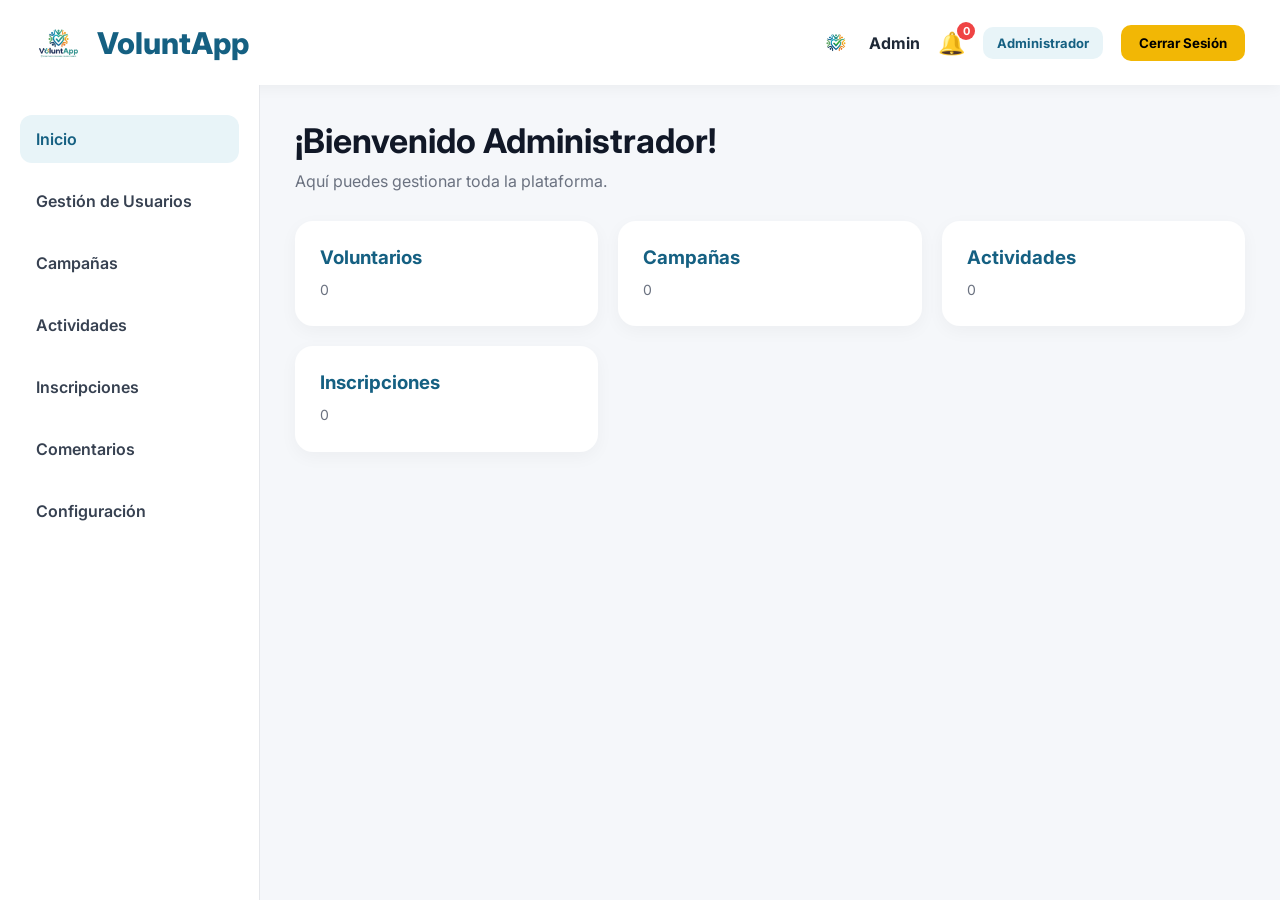
<file: frontend/pages/dashboard.html>
<!-- frontend/pages/dashboard.html -->

<!DOCTYPE html>
<html lang="es">
<head>
  <meta charset="UTF-8">
  <meta name="viewport" content="width=device-width, initial-scale=1.0">
  <title>Dashboard Administrador - VoluntApp</title>

  <link href="https://fonts.googleapis.com/css2?family=Inter:wght@400;500;600;700;800&display=swap" rel="stylesheet">

    <head>

      <meta charset="UTF-8">
      <meta name="viewport" content="width=device-width, initial-scale=1.0">

      <title>
        Dashboard Administrador - VoluntApp
      </title>

      <link
        href="https://fonts.googleapis.com/css2?family=Inter:wght@400;500;600;700;800&display=swap"
        rel="stylesheet"
      >

      <link
        rel="stylesheet"
        href="../assets/css/dashboard.css"
      >

    </head>
  </style>
</head>
<body>

<header class="topbar">

  <div class="logo-area">
    <img src="../assets/img/logo.png" alt="Logo">
    <h2>VoluntApp</h2>
  </div>


  <div class="user-area">

    <div class="user-box">
      <img src="../assets/img/boton.png" alt="Admin">
      <strong id="nombreUsuario">Admin</strong>
    </div>

    <div class="notification-area">

        <span
            class="notification-icon"
            id="btnNotificaciones"
        >
            🔔
        </span>

        <span
            class="notification-badge"
            id="contadorNotificaciones"
        >
            0
        </span>

    </div>

    <div class="role-box">
      <span id="rolUsuario">
        Administrador
      </span>
    </div>

    <button id="logoutBtn" class="logout-btn">
      Cerrar Sesión
    </button>

  </div>

</header>

<div
    id="panelNotificaciones"
    class="hidden"
    style="
        position:absolute;
        top:70px;
        right:120px;
        width:350px;
        background:white;
        border:1px solid #ddd;
        border-radius:10px;
        padding:15px;
        z-index:9999;
        box-shadow:0 4px 10px rgba(0,0,0,.15);
    "
>

    <h3>
        Solicitudes de Reactivación
    </h3>

    <div id="listaNotificaciones">

    </div>

</div>

<div class="container">

  <aside class="sidebar">

    <div class="sidebar-menu">
      <a
          href="#"
          class="active"
          id="btnInicio"
      >
          Inicio
      </a>
      <a href="#" id="btnUsuarios">Gestión de Usuarios</a>
      <a href="#" id="btnCampanas">Campañas</a>
      <a href="#" id="btnActividades">Actividades</a>
      <a href="#" id="btnInscripciones">Inscripciones</a>
      <a href="#"id="btnComentarios">Comentarios</a>
      <a href="#"id="btnConfiguracion">Configuración</a>
    </div>

  </aside>

  <main class="main-content">

    <section class="welcome">
      <h1 id="bienvenida">
        ¡Bienvenido Administrador!
     </h1>

      <p>
        Aquí puedes gestionar toda la plataforma.
      </p>
    </section>

   <section class="cards">

     <div class="card">
        <h3>Voluntarios</h3>
        <p id="totalVoluntarios">0</p>
      </div>

      <div class="card">
       <h3>Campañas</h3>
       <p id="totalCampanas">0</p>
     </div>

      <div class="card">
        <h3>Actividades</h3>
       <p id="totalActividades">0</p>
     </div>

      <div class="card">
       <h3>Inscripciones</h3>
       <p id="totalInscripciones">0</p>
     </div>

    </section>

    <div id="dynamicContent"></div>


      <!-- MODAL NUEVO USUARIO -->

      <div
          id="modalUsuario"
          class="modal hidden"
      >

          <div class="modal-content">

              <div class="modal-header">

                  <h2 id="tituloModalUsuario">
                      Nuevo Usuario
                  </h2>

                  <span
                      class="close-modal"
                      onclick="cerrarModalUsuario()"
                  >
                      ×
                  </span>

              </div>

              <form id="formNuevoUsuario">

                  <div class="form-grid">

                      <input
                          type="text"
                          id="nuevoNombre"
                          placeholder="Nombre"
                          required
                      >

                      <input
                          type="text"
                          id="nuevoApellido"
                          placeholder="Apellido"
                          required
                      >

                      <input
                          type="text"
                          id="nuevoUsername"
                          placeholder="Username"
                          required
                      >

                      <input
                          type="email"
                          id="nuevoEmail"
                          placeholder="Correo"
                          required
                      >

                      <input
                          type="password"
                          id="nuevoPassword"
                          placeholder="Contraseña"
                      >

                      <div class="restore-password">

                          <label>

                              <input
                                  type="checkbox"
                                  id="checkRestaurarPassword"
                              >

                              Restaurar contraseña

                          </label>

                      </div>

                      <div
                          id="containerNuevaPassword"
                          class="hidden"
                      >

                          <input
                              type="password"
                              id="nuevaPasswordEdit"
                              placeholder="Nueva contraseña"
                          >

                      </div>

                      <select
                          id="nuevoRol"
                          required
                      >
                      </select>
                  </div>

                  <button
                      type="submit"
                      class="btn-save"
                      id="btnGuardarUsuario"
                  >
                      Crear Usuario
                  </button>

              </form>

          </div>

      </div>

      <!-- MODAL CAMPAÑA -->

      <div
          id="modalCampana"
          class="modal hidden"
      >

          <div class="modal-content">

              <div class="modal-header">

                  <h2 id="tituloModalCampana">
                      Nueva Campaña
                  </h2>

                  <span
                      class="close-modal"
                      onclick="cerrarModalCampana()"
                  >
                      ×
                  </span>

              </div>

              <form id="formCampana">

                  <div class="form-grid">

                      <input
                          type="text"
                          id="campanaNombre"
                          placeholder="Nombre de campaña"
                          required
                      >

                      <select
                          id="campanaResponsable"
                          required
                      >
                      </select>

                      <textarea
                          id="campanaDescripcion"
                          placeholder="Descripción"
                          required
                      ></textarea>

                      <select
                          id="campanaEstado"
                      >

                          <option value="activa">
                              Activa
                          </option>

                          <option value="finalizada">
                              Finalizada
                          </option>

                      </select>

                      <input
                          type="date"
                          id="campanaFechaInicio"
                          required
                      >

                      <input
                          type="date"
                          id="campanaFechaFin"
                          required
                      >

                  </div>

                  <button
                      type="submit"
                      class="btn-save"
                      id="btnGuardarCampana"
                  >
                      Crear Campaña
                  </button>

              </form>

          </div>

      </div>

  </main>

</div>

<!-- MODAL ACTIVIDAD -->

<div
    id="modalActividad"
    class="modal hidden"
>

    <div class="modal-content">

        <div class="modal-header">

            <h2 id="tituloModalActividad">
                Nueva Actividad
            </h2>

            <span
                class="close-modal"
                onclick="cerrarModalActividad()"
            >
                ×
            </span>

        </div>

        <form id="formActividad">

            <div class="form-grid">

                <input
                    type="text"
                    id="actividadNombre"
                    placeholder="Nombre actividad"
                    required
                >

                <select
                    id="actividadCampana"
                    required
                >
                </select>

                <textarea
                    id="actividadDescripcion"
                    placeholder="Descripción"
                    required
                ></textarea>

                <input
                    type="text"
                    id="actividadUbicacion"
                    placeholder="Ubicación"
                    required
                >

                <input
                    type="date"
                    id="actividadFecha"
                    required
                >

                <input
                    type="number"
                    id="actividadCupos"
                    placeholder="Cupos"
                    required
                >

                <select
                    id="actividadEstado"
                    required
                >

                  <option value="pendiente">
                      Pendiente
                  </option>

                  <option value="en_curso">
                      En Curso
                  </option>

                  <option value="finalizada">
                      Finalizada
                  </option>

                </select>

            </div>

            <button
                type="submit"
                class="btn-save"
                id="btnGuardarActividad"
            >
                Crear Actividad
            </button>

        </form>

    </div>

</div>

<!-- MODAL VOLUNTARIOS-->

<div id="modalVoluntarios" class="modal hidden">

  <div class="modal-content">

    <span class="close-modal" id="cerrarModal">&times;</span>

    <h2>Gestión de Voluntarios</h2>
    <p>Seleccione una opción:</p>

    <div class="modal-buttons">

      <button onclick="verVoluntarios()">
        Ver lista de voluntarios
      </button>

      <button onclick="agregarVoluntario()">
        Agregar voluntario
      </button>

      <button onclick="eliminarVoluntario()">
        Eliminar voluntario
      </button>

      <button onclick="verEliminados()">
        Ver voluntarios eliminados
      </button>

    </div>

    <div id="resultadoVoluntarios"></div>

  </div>

</div>

<!-- MODAL CAMPAÑAS-->

<div id="modalCampanas" class="modal hidden">

  <div class="modal-content">

    <span class="close-modal" id="cerrarModalCampanas">&times;</span>

    <h2>Gestión de Campañas</h2>
    <p>Seleccione una opción:</p>

    <div class="modal-buttons">

      <button onclick="verCampanas()">
        Ver campañas
      </button>

      <button onclick="crearCampana()">
        Crear campaña
      </button>

      <button onclick="eliminarCampana()">
        Eliminar campaña
      </button>

    </div>

    <div id="resultadoCampanas"></div>

  </div>

</div>

<!-- MODAL ACTIVIDADES-->

<div id="modalActividades" class="modal hidden">

  <div class="modal-content">

    <span class="close-modal" id="cerrarModalActividades">&times;</span>

    <h2>Gestión de Actividades</h2>
    <p>Seleccione una opción:</p>

    <div class="modal-buttons">

      <button onclick="verActividades()">
        Ver actividades
      </button>

      <button onclick="crearActividad()">
        Crear actividad
      </button>

      <button onclick="eliminarActividad()">
        Eliminar actividad
      </button>

    </div>

    <div id="resultadoActividades"></div>

  </div>

</div>


<script src="../assets/js/dashboard.js"></script>

</body>
</html>
</file>
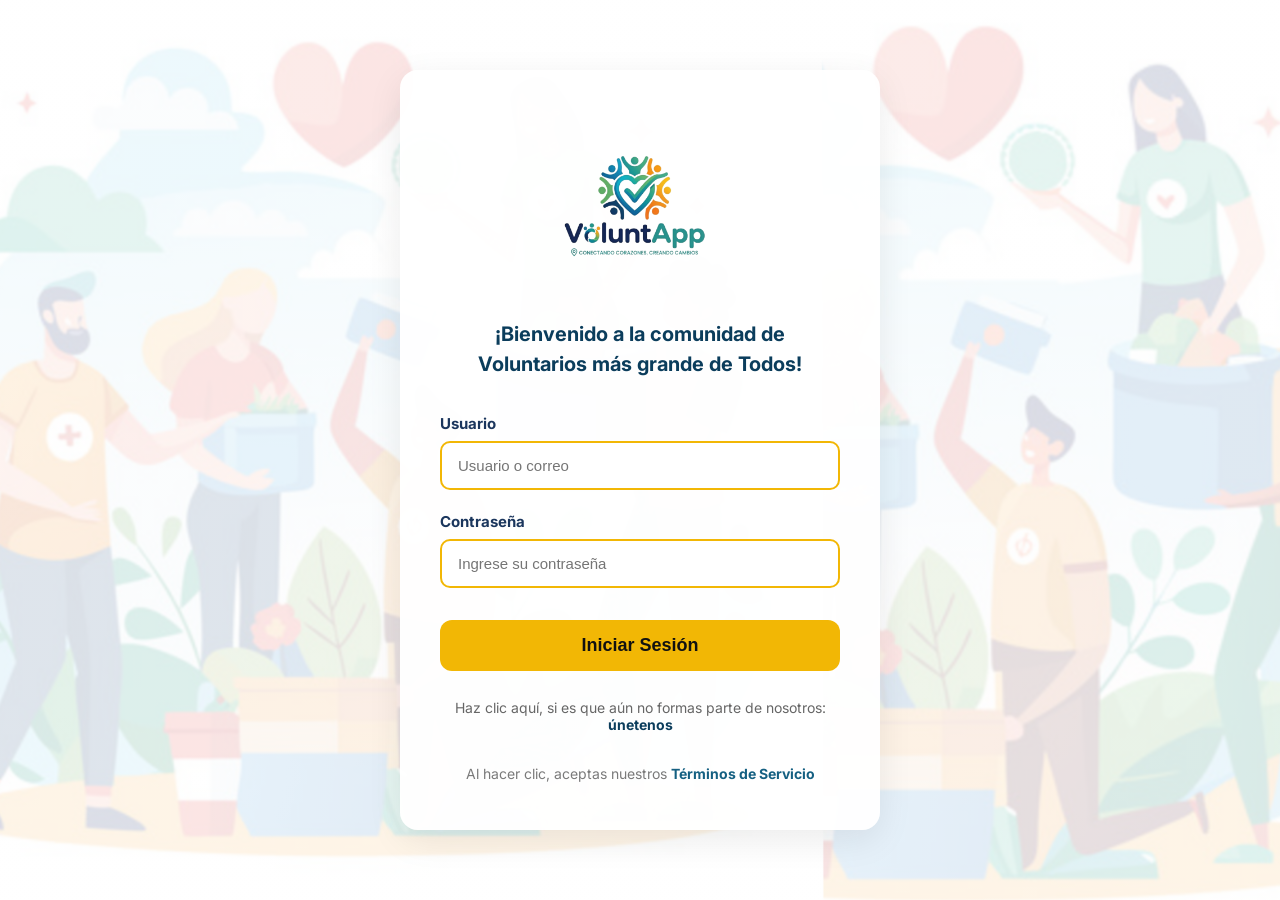
<file: frontend/pages/login.html>
<!DOCTYPE html>
<html lang="es">
<head>
    <meta charset="UTF-8">
    <meta name="viewport" content="width=device-width, initial-scale=1.0">
    <title>Login - VoluntApp</title>

    <link href="https://fonts.googleapis.com/css2?family=Inter:wght@400;500;600;700;800&display=swap" rel="stylesheet">

    <style>
        * {
            margin: 0;
            padding: 0;
            box-sizing: border-box;
        }

        body {
            font-family: "Inter", sans-serif;
            min-height: 100vh;
            display: flex;
            justify-content: center;
            align-items: center;
            background: 
                linear-gradient(rgba(255,255,255,0.85), rgba(255,255,255,0.85)),
                url("../assets/img/fondo.png") center center / cover no-repeat;
            padding: 20px;
        }

        .login-container {
            width: 100%;
            max-width: 480px;
            background: rgba(255,255,255,0.96);
            border-radius: 18px;
            padding: 45px 40px;
            box-shadow: 0 10px 35px rgba(0,0,0,0.08);
            text-align: center;
        }

        .logo {
            width: 180px;
            margin-bottom: 20px;
        }

        .welcome-text {
            font-size: 20px;
            font-weight: 700;
            color: #0b3d5c;
            margin-bottom: 35px;
            line-height: 1.5;
        }

        .form-group {
            text-align: left;
            margin-bottom: 22px;
        }

        .form-group label {
            display: block;
            font-size: 15px;
            font-weight: 700;
            color: #1b365d;
            margin-bottom: 8px;
        }

        .form-group input {
            width: 100%;
            padding: 14px 16px;
            border: 2px solid #f2b705;
            border-radius: 10px;
            font-size: 15px;
            outline: none;
            transition: 0.2s;
            background: #fff;
        }

        .form-group input:focus {
            border-color: #156082;
            box-shadow: 0 0 0 4px rgba(21, 96, 130, 0.08);
        }

        .login-btn {
            width: 100%;
            padding: 15px;
            border: none;
            border-radius: 12px;
            background: #f2b705;
            color: #111;
            font-size: 18px;
            font-weight: 800;
            cursor: pointer;
            transition: 0.2s;
            margin-top: 10px;
        }

        .login-btn:hover {
            background: #e0a800;
            transform: translateY(-1px);
        }

        #mensaje {
            margin-top: 18px;
            font-weight: 700;
            font-size: 15px;
        }

        .register-text {
            margin-top: 28px;
            font-size: 14px;
            color: #666;
        }

        .register-text a {
            color: #0b3d5c;
            font-weight: 700;
            text-decoration: none;
        }

        .register-text a:hover {
            text-decoration: underline;
        }

        .terms {
            margin-top: 30px;
            font-size: 14px;
            color: #7a7a7a;
            line-height: 1.6;
        }

        .terms a {
            color: #156082;
            font-weight: 700;
            text-decoration: none;
        }

        .terms a:hover {
            text-decoration: underline;
        }

        @media (max-width: 600px) {
            .login-container {
                padding: 35px 25px;
            }

            .welcome-text {
                font-size: 18px;
            }

            .logo {
                width: 150px;
            }
        }
    </style>
</head>
<body>

    <div class="login-container">

        <img 
            src="../assets/img/logo.png" 
            alt="Logo VoluntApp" 
            class="logo"
        >

        <div class="welcome-text">
            ¡Bienvenido a la comunidad de Voluntarios más grande de Todos!
        </div>

        <form id="loginForm">

            <div class="form-group">
                <label for="email">Usuario</label>
                    <input type="text"
                            id="login"
                            placeholder="Usuario o correo"
                            required>
                        </div>

            <div class="form-group">
                <label for="password">Contraseña</label>
                <input 
                    type="password" 
                    id="password" 
                    placeholder="Ingrese su contraseña"
                    required
                >
            </div>

            <button type="submit" class="login-btn">
                Iniciar Sesión
            </button>

            <p id="mensaje"></p>

            <div class="register-text">
                Haz clic aquí, si es que aún no formas parte de nosotros:
                <a href="#">únetenos</a>
            </div>

            <div class="terms">
                Al hacer clic, aceptas nuestros
                <a href="#">Términos de Servicio</a>
            </div>

        </form>

    </div>

    <script src="../assets/js/login.js"></script>

</body>
</html>
</file>
<file: frontend/assets/css/dashboard.css>
* {
      margin: 0;
      padding: 0;
      box-sizing: border-box;
      font-family: "Inter", sans-serif;
    }

    body {
      background: #f5f7fa;
      color: #1f2937;
    }

    /* TOPBAR */

    .topbar {
      width: 100%;
      height: 85px;
      background: #ffffff;
      display: flex;
      justify-content: space-between;
      align-items: center;
      padding: 0 35px;
      box-shadow: 0 2px 15px rgba(0,0,0,0.05);
    }

    .logo-area {
      display: flex;
      align-items: center;
      gap: 12px;
    }

    .logo-area img {
      width: 50px;
    }

    .logo-area h2 {
      color: #156082;
      font-size: 30px;
      font-weight: 800;
    }

    .top-menu {
      display: flex;
      gap: 30px;
    }

    .top-menu a {
      text-decoration: none;
      color: #374151;
      font-weight: 600;
      font-size: 15px;
    }

    .user-area {
      display: flex;
      align-items: center;
      gap: 18px;
    }
    .notification-area {
     position: relative;
      font-size: 22px;
      cursor: pointer;
    }

    .notification-badge {
      position: absolute;
      top: -8px;
      right: -10px;
     background: #ef4444;
      color: white;
      font-size: 11px;
      width: 18px;
      height: 18px;
      border-radius: 50%;
      display: flex;
     align-items: center;
     justify-content: center;
     font-weight: 700;
    }

    .role-box {
      background: #e8f4f8;
      color: #156082;
      padding: 8px 14px;
      border-radius: 10px;
      font-size: 13px;
      font-weight: 700;
    }

    .user-box {
      display: flex;
      align-items: center;
      gap: 10px;
    }

    .user-box img {
      width: 42px;
      height: 42px;
      border-radius: 50%;
      object-fit: cover;
    }

    .logout-btn {
      background: #f2b705;
      border: none;
      padding: 10px 18px;
      border-radius: 10px;
      font-weight: 700;
      cursor: pointer;
    }

    /* LAYOUT */

    .container {
      display: flex;
      min-height: calc(100vh - 85px);
    }

    /* SIDEBAR */

    .sidebar {
      width: 260px;
      background: #ffffff;
      padding: 30px 20px;
      border-right: 1px solid #e5e7eb;
    }

    .sidebar-menu {
      display: flex;
      flex-direction: column;
      gap: 14px;
    }

    .sidebar-menu a {
      text-decoration: none;
      color: #374151;
      font-weight: 600;
      padding: 14px 16px;
      border-radius: 12px;
      transition: 0.2s;
    }

    .sidebar-menu a:hover {
      background: #e8f4f8;
      color: #156082;
    }

    .active {
      background: #e8f4f8;
      color: #156082 !important;
    }

    /* MAIN */

    .main-content {
      flex: 1;
      padding: 35px;
    }

    .welcome h1 {
      font-size: 34px;
      margin-bottom: 10px;
      color: #111827;
    }

    .welcome p {
      color: #6b7280;
      margin-bottom: 30px;
    }

    /* CARDS */

    .cards {
      display: grid;
      grid-template-columns: repeat(auto-fit, minmax(230px, 1fr));
      gap: 20px;
      margin-bottom: 35px;
    }

    .card {
      background: #ffffff;
      padding: 25px;
      border-radius: 18px;
      box-shadow: 0 5px 18px rgba(0,0,0,0.04);
    }

    .card h3 {
      color: #156082;
      margin-bottom: 10px;
    }

    .card p {
      color: #6b7280;
      line-height: 1.6;
      font-size: 14px;
    }

    /* MODAL */

    .modal-content {
      background: white;
      width: 90%;
      max-width: 650px;
      border-radius: 18px;
      padding: 35px;
      position: relative;
    }

    .modal-content h2 {
      color: #156082;
      margin-bottom: 10px;
    }

    .modal-content p {
      margin-bottom: 25px;
      color: #555;
    }

    .close-modal {
      position: absolute;
      right: 20px;
      top: 15px;
      font-size: 30px;
      cursor: pointer;
      font-weight: bold;
    }

    .modal-buttons {
      display: grid;
      gap: 15px;
    }

    .modal-buttons button {
      padding: 15px;
      border: none;
      border-radius: 12px;
      background: #156082;
      color: white;
      font-weight: 700;
      cursor: pointer;
    }

    #resultadoVoluntarios {
      margin-top: 25px;
      padding-top: 20px;
      border-top: 1px solid #e5e7eb;
    }

    .usuarios-module {
      background: white;
      margin-top: 30px;
      padding: 25px;
      border-radius: 20px;
    }

    .module-header {
        display: flex;
        justify-content: space-between;
        align-items: center;
        margin-bottom: 25px;
    }

    .module-header h2 {
        color: #156082;
    }

    .btn-add {
        background: #f4b400;
        border: none;
        padding: 12px 18px;
        border-radius: 10px;
        font-weight: bold;
        cursor: pointer;
    }

    .usuarios-table {
        width: 100%;
        border-collapse: collapse;
    }

    .usuarios-table th {
        background: #156082;
        color: white;
        padding: 14px;
        text-align: left;
    }

    .usuarios-table td {
        padding: 14px;
        border-bottom: 1px solid #ddd;
    }

    .btn-editar {
        background: #156082;
        color: white;
        border: none;
        padding: 8px 12px;
        border-radius: 8px;
        margin-right: 5px;
        cursor: pointer;
    }

    .btn-eliminar {
        background: #d9534f;
        color: white;
        border: none;
        padding: 8px 12px;
        border-radius: 8px;
        cursor: pointer;
    }

    .btn-estado {
        background: #f4b400;
        color: black;
        border: none;
        padding: 8px 12px;
        border-radius: 8px;
        cursor: pointer;
        font-weight: bold;
    }



    .filters-container {
        display: flex;
        gap: 15px;
        margin-bottom: 20px;
        margin-top: 15px;
    }

    .filters-container input,
    .filters-container select {

        padding: 10px;
        border: 1px solid #ccc;
        border-radius: 10px;
        font-size: 14px;
    }

    .modal {

        position: fixed;
        inset: 0;

        background: rgba(0,0,0,.5);

        display: flex;
        justify-content: center;
        align-items: center;

        z-index: 999;

    }

    .hidden {
        display: none;
    }

    .modal-content {

        background: white;

        width: 600px;

        border-radius: 20px;

        padding: 30px;

    }

    .modal-header {

        display: flex;
        justify-content: space-between;
        align-items: center;

        margin-bottom: 25px;

    }

    .close-modal {

        font-size: 28px;
        cursor: pointer;

    }

    .form-grid {

        display: grid;

        grid-template-columns:
            repeat(2, 1fr);

        gap: 15px;

    }

    .form-grid input,
    .form-grid select {

        padding: 14px;

        border-radius: 10px;

        border: 1px solid #ddd;

    }

    .btn-save {

        margin-top: 25px;

        width: 100%;

        background: #f4b400;

        border: none;

        padding: 14px;

        border-radius: 12px;

        font-weight: bold;

        cursor: pointer;

    }

.btn-inscripto {

    background: #16a34a;

    color: white;

    border: none;

    padding: 8px 14px;

    border-radius: 8px;

    font-weight: bold;

}

.btn-comentario {

    background: #156082;

    color: white;

    border: none;

    padding: 8px 14px;

    border-radius: 8px;

    margin-left: 8px;

    cursor: pointer;

}

.btn-cancelado {

    background: #9ca3af;

    color: white;

    border: none;

    padding: 8px 14px;

    border-radius: 8px;

    font-weight: bold;

    cursor: not-allowed;

}

.form-section {

    background: #f9fafb;

    padding: 20px;

    border-radius: 16px;

    margin-bottom: 25px;

    border: 1px solid #e5e7eb;

}

.form-section h3 {

    margin-bottom: 18px;

    color: #156082;

}

.filter-group {

    display: flex;

    gap: 15px;

    margin-bottom: 20px;

    flex-wrap: wrap;

}

.filter-group input,
.filter-group select {

    padding: 12px;

    border: 1px solid #d1d5db;

    border-radius: 10px;

    min-width: 220px;

}

.table-container {

    overflow-x: auto;

}

.perfil-grid {

    display: grid;

    grid-template-columns:
        repeat(
            auto-fit,
            minmax(280px, 1fr)
        );

    gap: 20px;

    margin-top: 25px;

}

.perfil-card {

    background: white;

    border-radius: 12px;

    padding: 20px;

    box-shadow:
        0 2px 8px
        rgba(0,0,0,0.05);

}

.perfil-card label {

    display: block;

    color: #6b7280;

    font-size: 14px;

    margin-bottom: 10px;

}

.perfil-row {

    display: flex;

    justify-content: space-between;

    align-items: center;

}

.perfil-row span {

    font-size: 16px;

    font-weight: 600;

    color: #1f2937;

}

.btn-edit {

    background: #156082;

    color: white;

    border: none;

    border-radius: 8px;

    width: 36px;

    height: 36px;

    cursor: pointer;

    transition: 0.2s;
}

.btn-edit:hover {

    background: #0f4d67;

    transform: scale(1.05);

}

.module-subtitle {

    color: #6b7280;

    margin-bottom: 25px;

}

.stats-grid {

    display: grid;

    grid-template-columns:
        repeat(
            auto-fit,
            minmax(180px, 1fr)
        );

    gap: 20px;

    margin-top: 30px;

}

.stat-card {

    background: white;

    padding: 20px;

    border-radius: 12px;

    text-align: center;

    box-shadow:
        0 2px 8px
        rgba(0,0,0,0.05);

}

.stat-card h3 {

    color: #156082;

    font-size: 32px;

    margin-bottom: 10px;

}

.stat-card p {

    color: #6b7280;

}

.perfil-layout {

    display: grid;

    grid-template-columns: 1fr 1fr;

    gap: 30px;

    margin-top: 25px;

}

.perfil-columna {

    background: white;

    padding: 25px;

    border-radius: 12px;

    box-shadow: 0 2px 8px rgba(0,0,0,.05);

}

.perfil-columna h3 {

    color: #156082;

    margin-bottom: 20px;

}

.perfil-item {

    margin-bottom: 20px;

}

.perfil-item label {

    display: block;

    font-size: 14px;

    color: #6b7280;

    margin-bottom: 6px;

}

.estado-activo {

    color: green;

    font-weight: 600;

}

.password-section {

    margin-top: 30px;

    background: white;

    padding: 25px;

    border-radius: 12px;

    box-shadow: 0 2px 8px rgba(0,0,0,.05);

}

.password-section h3 {

    color: #156082;

    margin-bottom: 20px;

}

.password-grid {

    display: grid;

    grid-template-columns: repeat(3, 1fr);

    gap: 15px;

    margin-bottom: 20px;

}

.password-grid input {

    padding: 12px;

    border: 1px solid #d1d5db;

    border-radius: 8px;

}

@media (max-width: 900px) {

    .perfil-layout {

        grid-template-columns: 1fr;

    }

    .password-grid {

        grid-template-columns: 1fr;

    }

}

.perfil-input-edit {

    width: 70%;

    padding: 8px 12px;

    border: 1px solid #d1d5db;

    border-radius: 8px;

    font-size: 14px;

}

.btn-save-inline,
.btn-cancel-inline {

    width: 38px;

    height: 38px;

    min-width: 38px;

    border: none;

    border-radius: 8px;

    cursor: pointer;

    display: flex;

    align-items: center;

    justify-content: center;

    font-size: 16px;

    font-weight: bold;

}

.btn-save-inline {

    background: #16a34a;

    color: white;

}

.btn-cancel-inline {

    background: #dc2626;

    color: white;

}

.perfil-edit-container {

    display: flex;

    align-items: center;

    gap: 8px;

}

.actividad-destacada {

    padding: 20px;

    border-left: 5px solid #156082;

    background: #f8fafc;

    border-radius: 12px;

}

.actividad-destacada h3 {

    color: #156082;

    margin-bottom: 10px;

}

.cards-actividades {

    display: grid;

    grid-template-columns:
        repeat(auto-fit, minmax(250px, 1fr));

    gap: 20px;

    margin-top: 20px;

}

.actividad-card {

    background: white;

    border-radius: 14px;

    padding: 20px;

    box-shadow:
        0 2px 8px rgba(0,0,0,.05);

    transition: .3s;

}

.actividad-card:hover {

    transform: translateY(-4px);

}

.actividad-card h4 {

    color: #156082;

    margin-bottom: 10px;

}

.filtros-actividades {

    display: flex;

    gap: 15px;

    margin-bottom: 20px;

    flex-wrap: wrap;

}

.filtros-actividades select {

    padding: 10px 15px;

    border: 1px solid #d9d9d9;

    border-radius: 8px;

    background: white;

    min-width: 220px;

    font-size: 14px;

}

.filtros-inscripciones {

    display: flex;

    gap: 15px;

    margin-bottom: 20px;

}

.filtros-inscripciones select {

    min-width: 220px;

    padding: 10px;

    border: 1px solid #d6dbe1;

    border-radius: 8px;

    background: white;

}

.dashboard-grid {

    display: grid;

    grid-template-columns: 1fr 1fr;

    gap: 20px;

    margin-top: 25px;

}

.dashboard-panel {

    background: #fff;

    padding: 20px;

    border-radius: 12px;

    box-shadow: 0 2px 10px rgba(
        0,
        0,
        0,
        0.08
    );

    margin-bottom: 20px;

}

.dashboard-panel h3 {

    margin-bottom: 15px;

    color: #2c3e50;

}

.mini-item {

    display: flex;

    justify-content: space-between;

    padding: 10px 0;

    border-bottom: 1px solid #eee;

}

.mini-item:last-child {

    border-bottom: none;

}

.comentario-item {

    padding: 12px 0;

    border-bottom: 1px solid #eee;

}

.comentario-item:last-child {

    border-bottom: none;

}

.comentario-item p {

    margin-top: 5px;

    color: #555;

}

.accordion-item {

    background: white;
    border-radius: 12px;
    margin-bottom: 15px;
    overflow: hidden;
    box-shadow: 0 2px 8px rgba(0,0,0,.08);

}

.accordion-header {

    width: 100%;
    padding: 18px 20px;
    border: none;
    background: #0d5c86;
    color: white;
    font-size: 18px;
    font-weight: 600;
    cursor: pointer;
    text-align: left;

}

.accordion-content {

    display: none;
    padding: 20px;

}

.accordion-item.active .accordion-content {

    display: block;

}

.configuracion-container {

    display: flex;
    flex-direction: column;
    gap: 15px;

}

.accordion-item {

    background: white;
    border-radius: 14px;
    overflow: hidden;

    box-shadow:
        0 2px 10px
        rgba(0,0,0,.05);

}

.accordion-header {

    width: 100%;

    border: none;

    background: #0d5c86;

    color: white;

    font-size: 18px;
    font-weight: 600;

    padding: 18px 24px;

    cursor: pointer;

    text-align: left;

    transition: .3s;

}

.accordion-header:hover {

    background: #0b4e71;

}

.accordion-content {

    display: none;

    padding: 24px;

    background: white;

}

.accordion-item.active
.accordion-content {

    display: block;

}

.config-grid {

    display: grid;

    grid-template-columns:
        repeat(
            auto-fit,
            minmax(280px, 1fr)
        );

    gap: 20px;

}

.config-grid input,
.config-grid textarea {

    width: 100%;

    padding: 12px 15px;

    border: 1px solid #dbe4ea;

    border-radius: 10px;

    font-size: 14px;

    background: #f8fafc;

    transition: .2s;

}

.config-grid input:focus,
.config-grid textarea:focus {

    outline: none;

    border-color: #0d5c86;

    background: white;

}

.config-grid label {

    display: block;

    margin-bottom: 8px;

    font-weight: 600;

    color: #0d5c86;

}

.config-grid > div {

    display: flex;

    flex-direction: column;

}

.config-checks {

    display: grid;

    grid-template-columns:
        repeat(
            auto-fit,
            minmax(250px,1fr)
        );

    gap: 15px;

}

.config-checks label {

    display: flex;

    align-items: center;

    gap: 10px;

    padding: 12px;

    background: #f8fafc;

    border-radius: 10px;

    border: 1px solid #e7edf2;

    cursor: pointer;

}

.reportes-grid {

    display: flex;

    flex-wrap: wrap;

    gap: 12px;

}

.reportes-grid button {

    min-width: 180px;

    padding: 12px 18px;

    border: none;

    border-radius: 10px;

    font-weight: 600;

    cursor: pointer;

    transition: .2s;

}

.reportes-grid button:hover {

    transform: translateY(-2px);

}

.accordion-content {

    padding: 25px;

    background: white;

}

.accordion-item {

    border-radius: 16px;

    overflow: hidden;

    box-shadow:
        0 4px 15px
        rgba(0,0,0,.05);

}

.btn-success {

    background: #28a745 !important;

    color: white !important;

}
</file>
